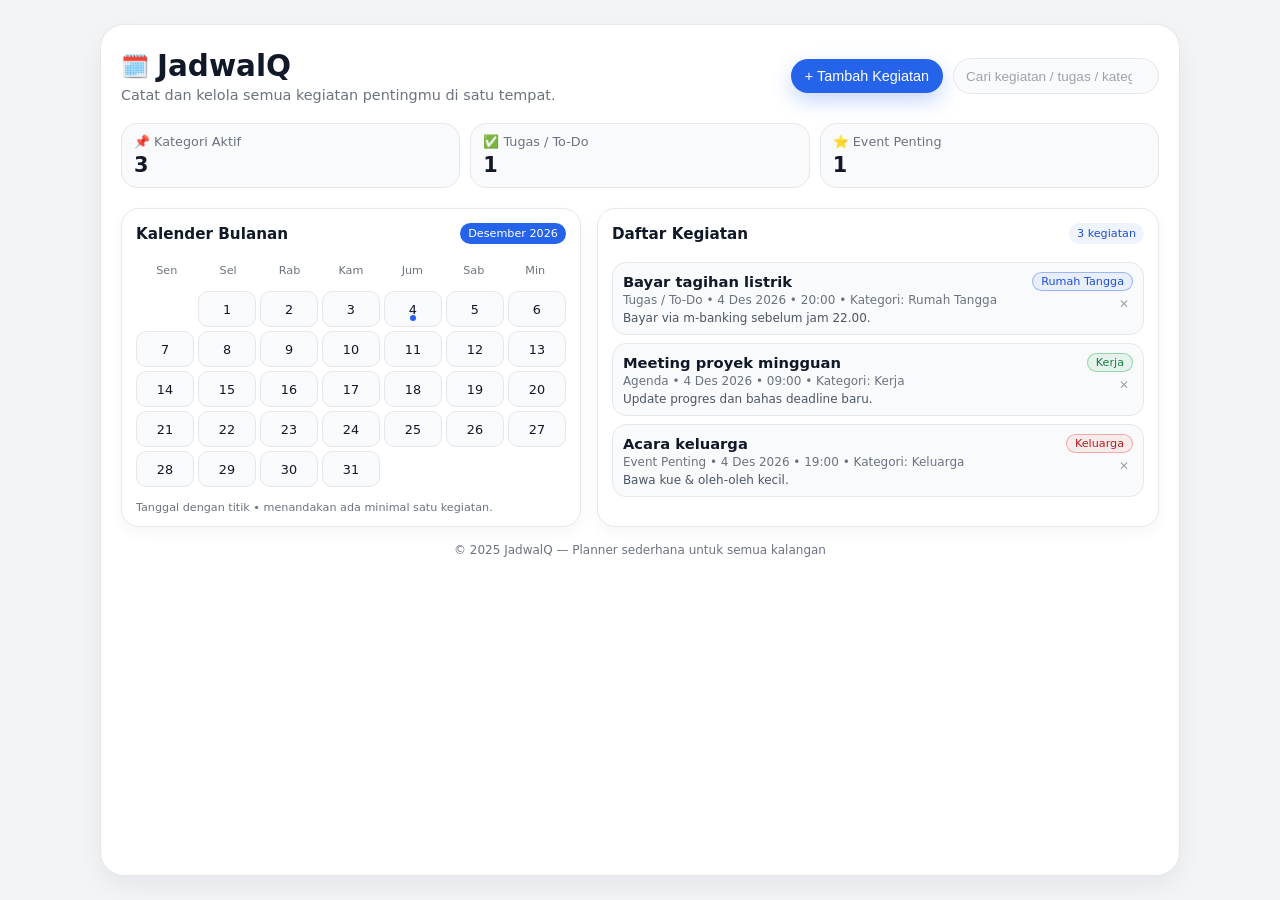
<file: index.html>
<!DOCTYPE html>
<html lang="id">
  <head>
    <meta charset="UTF-8" />
    <meta name="viewport" content="width=device-width, initial-scale=1.0" />
    <title>JadwalQ</title>
    <link rel="stylesheet" href="style.css" />
  </head>
  <body>
    <div class="app">
      <!-- HEADER -->
      <header class="student-header">
        <div>
          <h1><span>🗓️</span> JadwalQ</h1>
          <p class="subtitle">
            Catat dan kelola semua kegiatan pentingmu di satu tempat.
          </p>
        </div>

        <div class="controls">
          <button class="btn" id="open-modal-btn">+ Tambah Kegiatan</button>
          <input
            type="search"
            class="search"
            id="search-input"
            placeholder="Cari kegiatan / tugas / kategori..."
          />
        </div>
      </header>

      <!-- STATISTIK -->
      <section class="stats">
        <div class="stat-card">
          <h3>📌 Kategori Aktif</h3>
          <span class="stat-number" id="stat-category">0</span>
        </div>
        <div class="stat-card">
          <h3>✅ Tugas / To-Do</h3>
          <span class="stat-number" id="stat-tugas">0</span>
        </div>
        <div class="stat-card">
          <h3>⭐ Event Penting</h3>
          <span class="stat-number" id="stat-event">0</span>
        </div>
      </section>

      <!-- GRID KONTEN -->
      <main class="grid">
        <!-- KALENDER -->
        <section class="card calendar">
          <div class="card-header">
            <h3>Kalender Bulanan</h3>
            <span class="badge" id="calendar-month"></span>
          </div>
          <div class="cal-weekdays">
            <span>Sen</span><span>Sel</span><span>Rab</span><span>Kam</span>
            <span>Jum</span><span>Sab</span><span>Min</span>
          </div>
          <div class="cal-grid" id="calendar-grid">
            <!-- tanggal diisi via JS -->
          </div>
          <p class="cal-note">
            Tanggal dengan titik • menandakan ada minimal satu kegiatan.
          </p>
        </section>

        <!-- DAFTAR KEGIATAN -->
        <section class="card list">
          <div class="card-header">
            <h3>Daftar Kegiatan</h3>
            <span class="badge soft" id="total-activity-badge">0 kegiatan</span>
          </div>

          <div id="activity-list" class="activity-list">
            <!-- item kegiatan dibuat via JS -->
          </div>

          <p class="empty-state" id="empty-state">
            Belum ada kegiatan tersimpan. Klik
            <strong>+ Tambah Kegiatan</strong> untuk mulai.
          </p>
        </section>
      </main>

      <footer class="footer">
        © 2025 JadwalQ — Planner sederhana untuk semua kalangan
      </footer>
    </div>

    <!-- MODAL TAMBAH KEGIATAN -->
    <div class="modal-backdrop" id="modal">
      <div class="modal">
        <h3>Tambah Kegiatan</h3>

        <div class="form-row">
          <label for="activity-title">Nama kegiatan / tugas</label>
          <input
            type="text"
            id="activity-title"
            placeholder="Contoh: Bayar tagihan listrik"
          />
        </div>

        <div class="form-row two-col">
          <div>
            <label for="activity-date">Tanggal</label>
            <input type="date" id="activity-date" />
          </div>
          <div>
            <label for="activity-time">Jam (opsional)</label>
            <input type="time" id="activity-time" />
          </div>
        </div>

        <div class="form-row">
          <label for="activity-category">Kategori (opsional)</label>
          <input
            type="text"
            id="activity-category"
            placeholder="Contoh: Kerja, Kuliah, Keluarga, Pribadi..."
          />
        </div>

        <div class="form-row">
          <label for="activity-type">Jenis kegiatan</label>
          <select id="activity-type">
            <option value="tugas">Tugas / To-Do</option>
            <option value="agenda">Agenda</option>
            <option value="event">Event Penting</option>
            <option value="lainnya">Lainnya</option>
          </select>
        </div>

        <div class="form-row">
          <label for="activity-notes">Catatan tambahan</label>
          <textarea
            id="activity-notes"
            placeholder="Contoh: Bayar via m-banking, bawa dokumen, dll."
          ></textarea>
        </div>

        <div class="modal-actions">
          <button class="btn" id="save-activity">Simpan</button>
          <button class="btn ghost" id="cancel-modal">Batal</button>
        </div>
      </div>
    </div>

    <!-- SCRIPT JAVASCRIPT EKSTERNAL -->
    <script src="script.js"></script>
  </body>
</html>
</file>
<file: style.css>
/* ========== RESET SEDERHANA ========== */
*, *::before, *::after {
  box-sizing: border-box;
  margin: 0;
  padding: 0;
}

:root {
  --bg: #f3f4f6;
  --app-bg: #ffffff;
  --card: #ffffff;
  --accent: #2563eb;
  --accent-soft: rgba(37, 99, 235, 0.08);
  --text: #111827;
  --muted: #6b7280;
  --border: #e5e7eb;
  --danger: #ef4444;
  --radius-lg: 18px;
  --shadow-soft: 0 10px 25px rgba(15, 23, 42, 0.06);
}

body {
  font-family: system-ui, -apple-system, BlinkMacSystemFont, "Segoe UI", sans-serif;
  background: var(--bg);
  color: var(--text);
  min-height: 100vh;
  display: flex;
  justify-content: center;
  padding: 24px 12px;
}

/* ========== WRAPPER APP ========== */
.app {
  width: 100%;
  max-width: 1080px;
  background: var(--app-bg);
  border-radius: 24px;
  border: 1px solid var(--border);
  box-shadow: var(--shadow-soft);
  padding: 24px 20px 16px;
}

/* ========== HEADER ========== */
.student-header {
  display: flex;
  flex-wrap: wrap;
  align-items: center;
  justify-content: space-between;
  gap: 16px;
  margin-bottom: 20px;
}

.student-header h1 {
  font-size: clamp(1.4rem, 2.3vw, 2rem);
  display: flex;
  align-items: center;
  gap: 8px;
}

.student-header h1 span {
  font-size: 1.4rem;
}

.subtitle {
  font-size: 0.9rem;
  color: var(--muted);
  margin-top: 4px;
}

.controls {
  display: flex;
  flex-wrap: wrap;
  gap: 10px;
  align-items: center;
}

/* ========== BUTTON & INPUT ========== */
.btn {
  border: none;
  outline: none;
  padding: 9px 14px;
  border-radius: 999px;
  background: var(--accent);
  color: white;
  font-size: 0.9rem;
  font-weight: 500;
  display: inline-flex;
  align-items: center;
  gap: 6px;
  cursor: pointer;
  box-shadow: 0 8px 20px rgba(37, 99, 235, 0.25);
  transition: transform 0.12s ease, box-shadow 0.12s ease, background 0.15s;
  white-space: nowrap;
}

.btn:hover {
  transform: translateY(-1px);
  box-shadow: 0 12px 24px rgba(37, 99, 235, 0.3);
  background: #1d4ed8;
}

.btn:active {
  transform: translateY(0);
  box-shadow: 0 6px 16px rgba(37, 99, 235, 0.2);
}

.btn.ghost {
  background: transparent;
  border: 1px solid var(--border);
  box-shadow: none;
  color: var(--muted);
}

.btn.ghost:hover {
  border-color: var(--accent);
  color: var(--text);
}

.search {
  padding: 9px 12px;
  border-radius: 999px;
  border: 1px solid var(--border);
  background: #f9fafb;
  color: var(--text);
  font-size: 0.9rem;
  min-width: 190px;
  outline: none;
  transition: border-color 0.15s, box-shadow 0.15s, background 0.15s;
}

.search::placeholder {
  color: #9ca3af;
  font-size: 0.85rem;
}

.search:focus {
  border-color: var(--accent);
  box-shadow: 0 0 0 1px rgba(37, 99, 235, 0.35);
  background: #ffffff;
}

/* ========== STATS ========== */
.stats {
  display: grid;
  grid-template-columns: repeat(3, minmax(0, 1fr));
  gap: 10px;
  margin-bottom: 20px;
}

.stat-card {
  background: #f9fafb;
  border-radius: 16px;
  border: 1px solid var(--border);
  padding: 10px 12px;
  display: flex;
  flex-direction: column;
  gap: 4px;
}

.stat-card h3 {
  font-size: 0.8rem;
  color: var(--muted);
  font-weight: 500;
}

.stat-number {
  font-size: 1.3rem;
  font-weight: 700;
}

/* ========== GRID LAYOUT ========== */
.grid {
  display: grid;
  grid-template-columns: minmax(0, 0.9fr) minmax(0, 1.1fr);
  gap: 16px;
  margin-bottom: 16px;
}

/* ========== CARD GENERIC ========== */
.card {
  background: var(--card);
  border-radius: var(--radius-lg);
  border: 1px solid var(--border);
  padding: 14px 14px 12px;
  box-shadow: 0 6px 16px rgba(15, 23, 42, 0.04);
}

.card-header {
  display: flex;
  align-items: center;
  justify-content: space-between;
  margin-bottom: 10px;
}

.card-header h3 {
  font-size: 0.95rem;
}

.badge {
  font-size: 0.7rem;
  background: var(--accent);
  color: white;
  padding: 4px 8px;
  border-radius: 999px;
}

.badge.soft {
  background: var(--accent-soft);
  color: #1d4ed8;
}

/* ========== KALENDER ========== */
.calendar {
  display: flex;
  flex-direction: column;
  gap: 10px;
}

.cal-weekdays {
  display: grid;
  grid-template-columns: repeat(7, 1fr);
  font-size: 0.7rem;
  color: var(--muted);
  text-align: center;
  margin-bottom: 4px;
}

.cal-grid {
  display: grid;
  grid-template-columns: repeat(7, 1fr);
  gap: 4px;
}

.cal-cell {
  min-height: 36px;
  border-radius: 10px;
  border: 1px solid #e5e7eb;
  background: #f9fafb;
  display: flex;
  align-items: center;
  justify-content: center;
  position: relative;
  font-size: 0.8rem;
}

.cal-cell.empty {
  border: none;
  background: transparent;
}

.cal-cell .date {
  color: #111827;
}

.cal-cell .dot {
  width: 6px;
  height: 6px;
  border-radius: 999px;
  background: var(--accent);
  position: absolute;
  bottom: 5px;
}

.cal-note {
  font-size: 0.7rem;
  color: var(--muted);
  margin-top: 4px;
}

/* ========== DAFTAR KEGIATAN ========== */
.list {
  display: flex;
  flex-direction: column;
  gap: 8px;
}

.activity-list {
  display: flex;
  flex-direction: column;
  gap: 8px;
}

.item {
  display: flex;
  justify-content: space-between;
  align-items: stretch;
  gap: 8px;
  padding: 9px 10px;
  border-radius: 14px;
  background: #f9fafb;
  border: 1px solid #e5e7eb;
}

.item-main strong {
  font-size: 0.92rem;
}

.item-main .meta {
  font-size: 0.75rem;
  color: var(--muted);
  margin-top: 2px;
}

.item-main .notes {
  font-size: 0.75rem;
  color: #4b5563;
  margin-top: 4px;
}

.item-right {
  display: flex;
  flex-direction: column;
  align-items: flex-end;
  gap: 4px;
}

/* PILLS */
.pill {
  border-radius: 999px;
  padding: 2px 8px;
  font-size: 0.7rem;
  border: 1px solid transparent;
  white-space: nowrap;
}

.pill-blue {
  background: rgba(37, 99, 235, 0.08);
  border-color: rgba(37, 99, 235, 0.4);
  color: #1d4ed8;
}

.pill-green {
  background: rgba(22, 163, 74, 0.08);
  border-color: rgba(22, 163, 74, 0.4);
  color: #15803d;
}

.pill-red {
  background: rgba(239, 68, 68, 0.08);
  border-color: rgba(239, 68, 68, 0.4);
  color: #b91c1c;
}

.pill-gray {
  background: #e5e7eb;
  border-color: #d1d5db;
  color: #374151;
}

/* ICON BUTTON (HAPUS) */
.icon-btn {
  border: none;
  background: transparent;
  color: #9ca3af;
  cursor: pointer;
  font-size: 0.75rem;
  padding: 2px 4px;
  border-radius: 999px;
  transition: background 0.15s, color 0.15s;
}

.icon-btn:hover {
  background: rgba(239, 68, 68, 0.08);
  color: var(--danger);
}

/* EMPTY STATE */
.empty-state {
  margin-top: 6px;
  font-size: 0.8rem;
  color: var(--muted);
}

/* FOOTER */
.footer {
  margin-top: 8px;
  font-size: 0.75rem;
  color: var(--muted);
  text-align: center;
}

/* ========== MODAL ========== */
.modal-backdrop {
  position: fixed;
  inset: 0;
  background: rgba(15, 23, 42, 0.2);
  display: none;
  align-items: center;
  justify-content: center;
  z-index: 50;
}

.modal {
  width: 100%;
  max-width: 420px;
  background: #ffffff;
  border-radius: 18px;
  padding: 18px 18px 14px;
  border: 1px solid var(--border);
  box-shadow: 0 18px 40px rgba(15, 23, 42, 0.15);
}

.modal h3 {
  font-size: 1rem;
  margin-bottom: 10px;
}

.form-row {
  display: flex;
  flex-direction: column;
  gap: 4px;
  margin-bottom: 8px;
}

.form-row.two-col {
  flex-direction: row;
  gap: 10px;
}

.form-row.two-col > div {
  flex: 1;
}

.form-row label {
  font-size: 0.78rem;
  color: var(--muted);
}

.form-row input,
.form-row select,
.form-row textarea {
  background: #f9fafb;
  border-radius: 999px;
  border: 1px solid var(--border);
  padding: 7px 10px;
  color: var(--text);
  font-size: 0.85rem;
  outline: none;
  transition: border-color 0.15s, box-shadow 0.15s, background 0.15s;
}

.form-row textarea {
  border-radius: 12px;
  min-height: 70px;
  resize: vertical;
}

.form-row input::placeholder,
.form-row textarea::placeholder {
  color: #9ca3af;
}

.form-row input:focus,
.form-row select:focus,
.form-row textarea:focus {
  border-color: var(--accent);
  box-shadow: 0 0 0 1px rgba(37, 99, 235, 0.3);
  background: #ffffff;
}

.modal-actions {
  display: flex;
  justify-content: flex-end;
  gap: 8px;
  margin-top: 6px;
}

/* ========== RESPONSIVE ========== */
@media (max-width: 900px) {
  body {
    padding: 16px 8px;
  }

  .app {
    padding: 18px 14px 10px;
    border-radius: 18px;
  }

  .student-header {
    flex-direction: column;
    align-items: flex-start;
  }

  .controls {
    width: 100%;
    justify-content: flex-start;
  }

  .search {
    flex: 1;
  }

  .grid {
    grid-template-columns: 1fr;
  }
}

@media (max-width: 540px) {
  .stats {
    grid-template-columns: repeat(2, minmax(0, 1fr));
  }
}

@media (max-width: 380px) {
  .stats {
    grid-template-columns: 1fr;
  }

  .item {
    flex-direction: column;
    align-items: flex-start;
  }

  .item-right {
    flex-direction: row;
    justify-content: space-between;
    width: 100%;
  }
}
</file>
